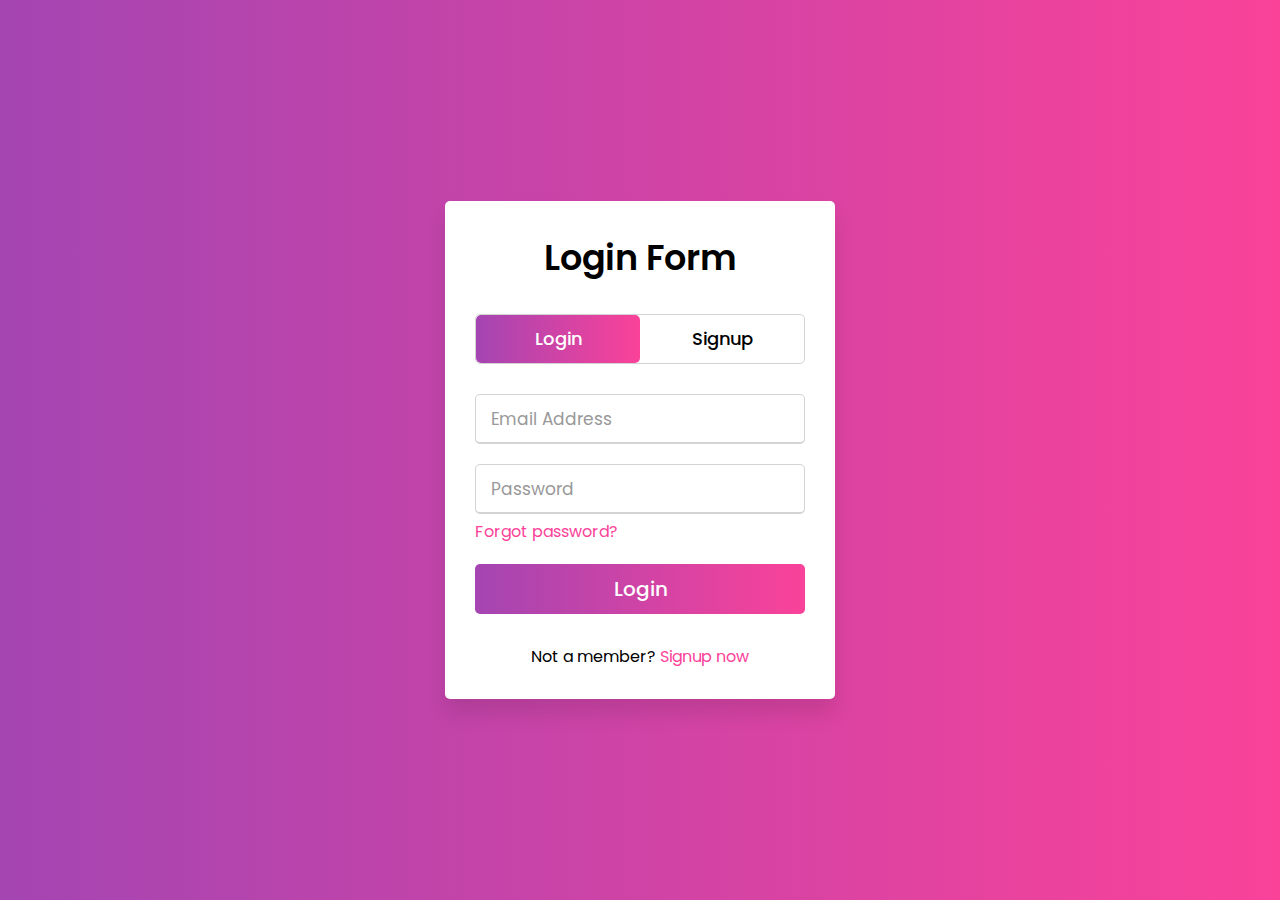
<file: index2.html>
<!DOCTYPE html>

<html lang="en" dir="ltr">
  <head>
    <meta charset="utf-8">

    <link rel="stylesheet" href="moraka.css">
    <meta name="viewport" content="width=device-width, initial-scale=1.0">
  </head>
  <body>
    <div class="wrapper">
      <div class="title-text">
        <div class="title login">
Login Form</div>
<div class="title signup">
Signup Form</div>
</div>
<div class="form-container">
        <div class="slide-controls">
          <input type="radio" name="slide" id="login" checked>
          <input type="radio" name="slide" id="signup">
          <label for="login" class="slide login">Login</label>
          <label for="signup" class="slide signup">Signup</label>
          <div class="slider-tab">
</div>
</div>
<div class="form-inner">
          <form action="#" class="login">
            <div class="field">
              <input type="text" placeholder="Email Address" required>
            </div>
<div class="field">
              <input type="password" placeholder="Password" required>
            </div>
<div class="pass-link">
<a href="#">Forgot password?</a></div>
<div class="field btn">
              <div class="btn-layer">
</div>
<input type="submit" value="Login">
            </div>
<div class="signup-link">
Not a member? <a href="">Signup now</a></div>
</form>
<form action="#" class="signup">
            <div class="field">
              <input type="text" placeholder="Email Address" required>
            </div>
<div class="field">
              <input type="password" placeholder="Password" required>
            </div>
<div class="field">
              <input type="password" placeholder="Confirm password" required>
            </div>
<div class="field btn">
              <div class="btn-layer">
</div>
<input type="submit" value="Signup">
            </div>
</form>
</div>
</div>
</div>
<script>
      const loginText = document.querySelector(".title-text .login");
      const loginForm = document.querySelector("form.login");
      const loginBtn = document.querySelector("label.login");
      const signupBtn = document.querySelector("label.signup");
      const signupLink = document.querySelector("form .signup-link a");
      signupBtn.onclick = (()=>{
        loginForm.style.marginLeft = "-50%";
        loginText.style.marginLeft = "-50%";
      });
      loginBtn.onclick = (()=>{
        loginForm.style.marginLeft = "0%";
        loginText.style.marginLeft = "0%";
      });
      signupLink.onclick = (()=>{
        signupBtn.click();
        return false;
      });
    </script>

  </body>
</html>
</file>
<file: moraka.css>
@import url('https://fonts.googleapis.com/css?family=Poppins:400,500,600,700&display=swap');
*{
  margin: 0;
  padding: 0;
  box-sizing: border-box;
  font-family: 'Poppins', sans-serif;
}
html,body{
  display: grid;
  height: 100%;
  width: 100%;
  place-items: center;
  background: -webkit-linear-gradient(left, #a445b2, #fa4299);
}
::selection{
  background: #fa4299;
  color: #fff;
}
.wrapper{
  overflow: hidden;
  max-width: 390px;
  background: #fff;
  padding: 30px;
  border-radius: 5px;
  box-shadow: 0px 15px 20px rgba(0,0,0,0.1);
}
.wrapper .title-text{
  display: flex;
  width: 200%;
}
.wrapper .title{
  width: 50%;
  font-size: 35px;
  font-weight: 600;
  text-align: center;
  transition: all 0.6s cubic-bezier(0.68,-0.55,0.265,1.55);
}
.wrapper .slide-controls{
  position: relative;
  display: flex;
  height: 50px;
  width: 100%;
  overflow: hidden;
  margin: 30px 0 10px 0;
  justify-content: space-between;
  border: 1px solid lightgrey;
  border-radius: 5px;
}
.slide-controls .slide{
  height: 100%;
  width: 100%;
  color: #fff;
  font-size: 18px;
  font-weight: 500;
  text-align: center;
  line-height: 48px;
  cursor: pointer;
  z-index: 1;
  transition: all 0.6s ease;
}
.slide-controls label.signup{
  color: #000;
}
.slide-controls .slider-tab{
  position: absolute;
  height: 100%;
  width: 50%;
  left: 0;
  z-index: 0;
  border-radius: 5px;
  background: -webkit-linear-gradient(left, #a445b2, #fa4299);
  transition: all 0.6s cubic-bezier(0.68,-0.55,0.265,1.55);
}
input[type="radio"]{
  display: none;
}
#signup:checked ~ .slider-tab{
  left: 50%;
}
#signup:checked ~ label.signup{
  color: #fff;
  cursor: default;
  user-select: none;
}
#signup:checked ~ label.login{
  color: #000;
}
#login:checked ~ label.signup{
  color: #000;
}
#login:checked ~ label.login{
  cursor: default;
  user-select: none;
}
.wrapper .form-container{
  width: 100%;
  overflow: hidden;
}
.form-container .form-inner{
  display: flex;
  width: 200%;
}
.form-container .form-inner form{
  width: 50%;
  transition: all 0.6s cubic-bezier(0.68,-0.55,0.265,1.55);
}
.form-inner form .field{
  height: 50px;
  width: 100%;
  margin-top: 20px;
}
.form-inner form .field input{
  height: 100%;
  width: 100%;
  outline: none;
  padding-left: 15px;
  border-radius: 5px;
  border: 1px solid lightgrey;
  border-bottom-width: 2px;
  font-size: 17px;
  transition: all 0.3s ease;
}
.form-inner form .field input:focus{
  border-color: #fc83bb;
  /* box-shadow: inset 0 0 3px #fb6aae; */
}
.form-inner form .field input::placeholder{
  color: #999;
  transition: all 0.3s ease;
}
form .field input:focus::placeholder{
  color: #b3b3b3;
}
.form-inner form .pass-link{
  margin-top: 5px;
}
.form-inner form .signup-link{
  text-align: center;
  margin-top: 30px;
}
.form-inner form .pass-link a,
.form-inner form .signup-link a{
  color: #fa4299;
  text-decoration: none;
}
.form-inner form .pass-link a:hover,
.form-inner form .signup-link a:hover{
  text-decoration: underline;
}
form .btn{
  height: 50px;
  width: 100%;
  border-radius: 5px;
  position: relative;
  overflow: hidden;
}
form .btn .btn-layer{
  height: 100%;
  width: 300%;
  position: absolute;
  left: -100%;
  background: -webkit-linear-gradient(right, #a445b2, #fa4299, #a445b2, #fa4299);
  border-radius: 5px;
  transition: all 0.4s ease;;
}
form .btn:hover .btn-layer{
  left: 0;
}
form .btn input[type="submit"]{
  height: 100%;
  width: 100%;
  z-index: 1;
  position: relative;
  background: none;
  border: none;
  color: #fff;
  padding-left: 0;
  border-radius: 5px;
  font-size: 20px;
  font-weight: 500;
  cursor: pointer ;
}
</file>
